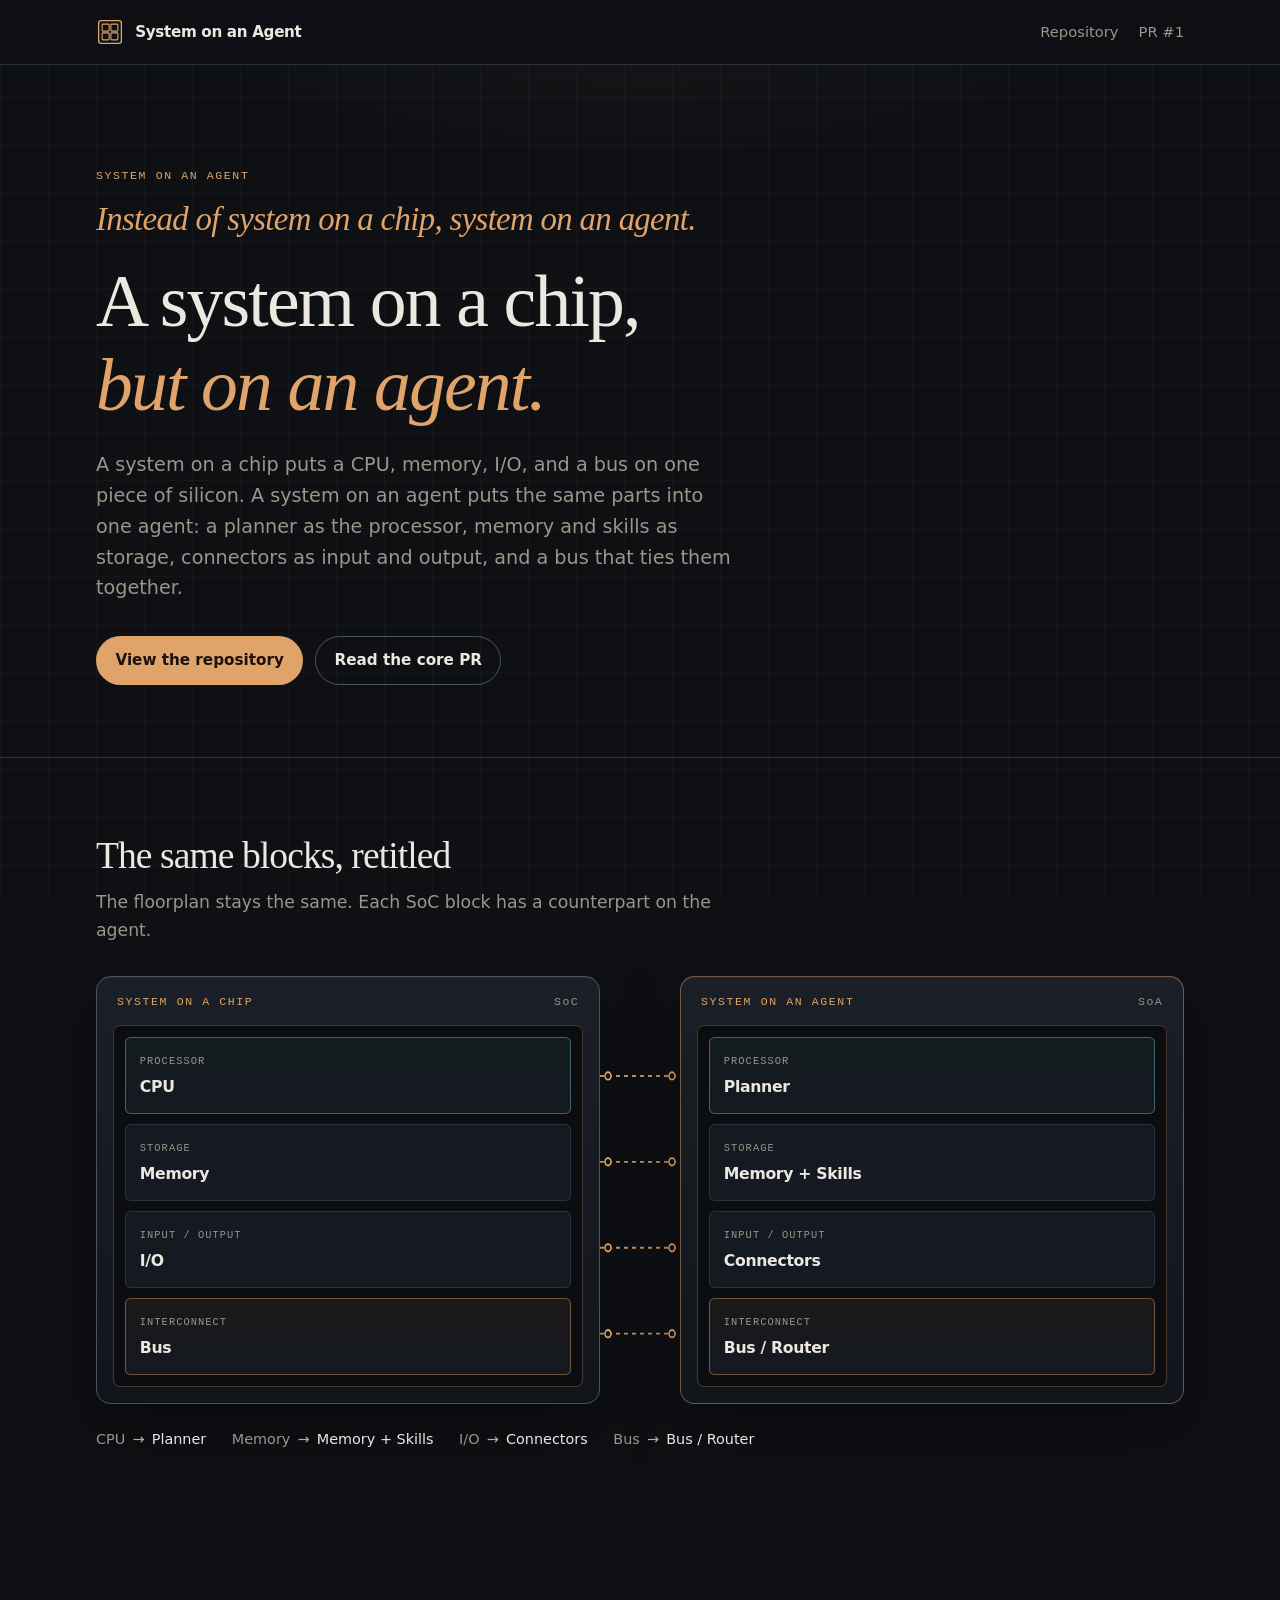
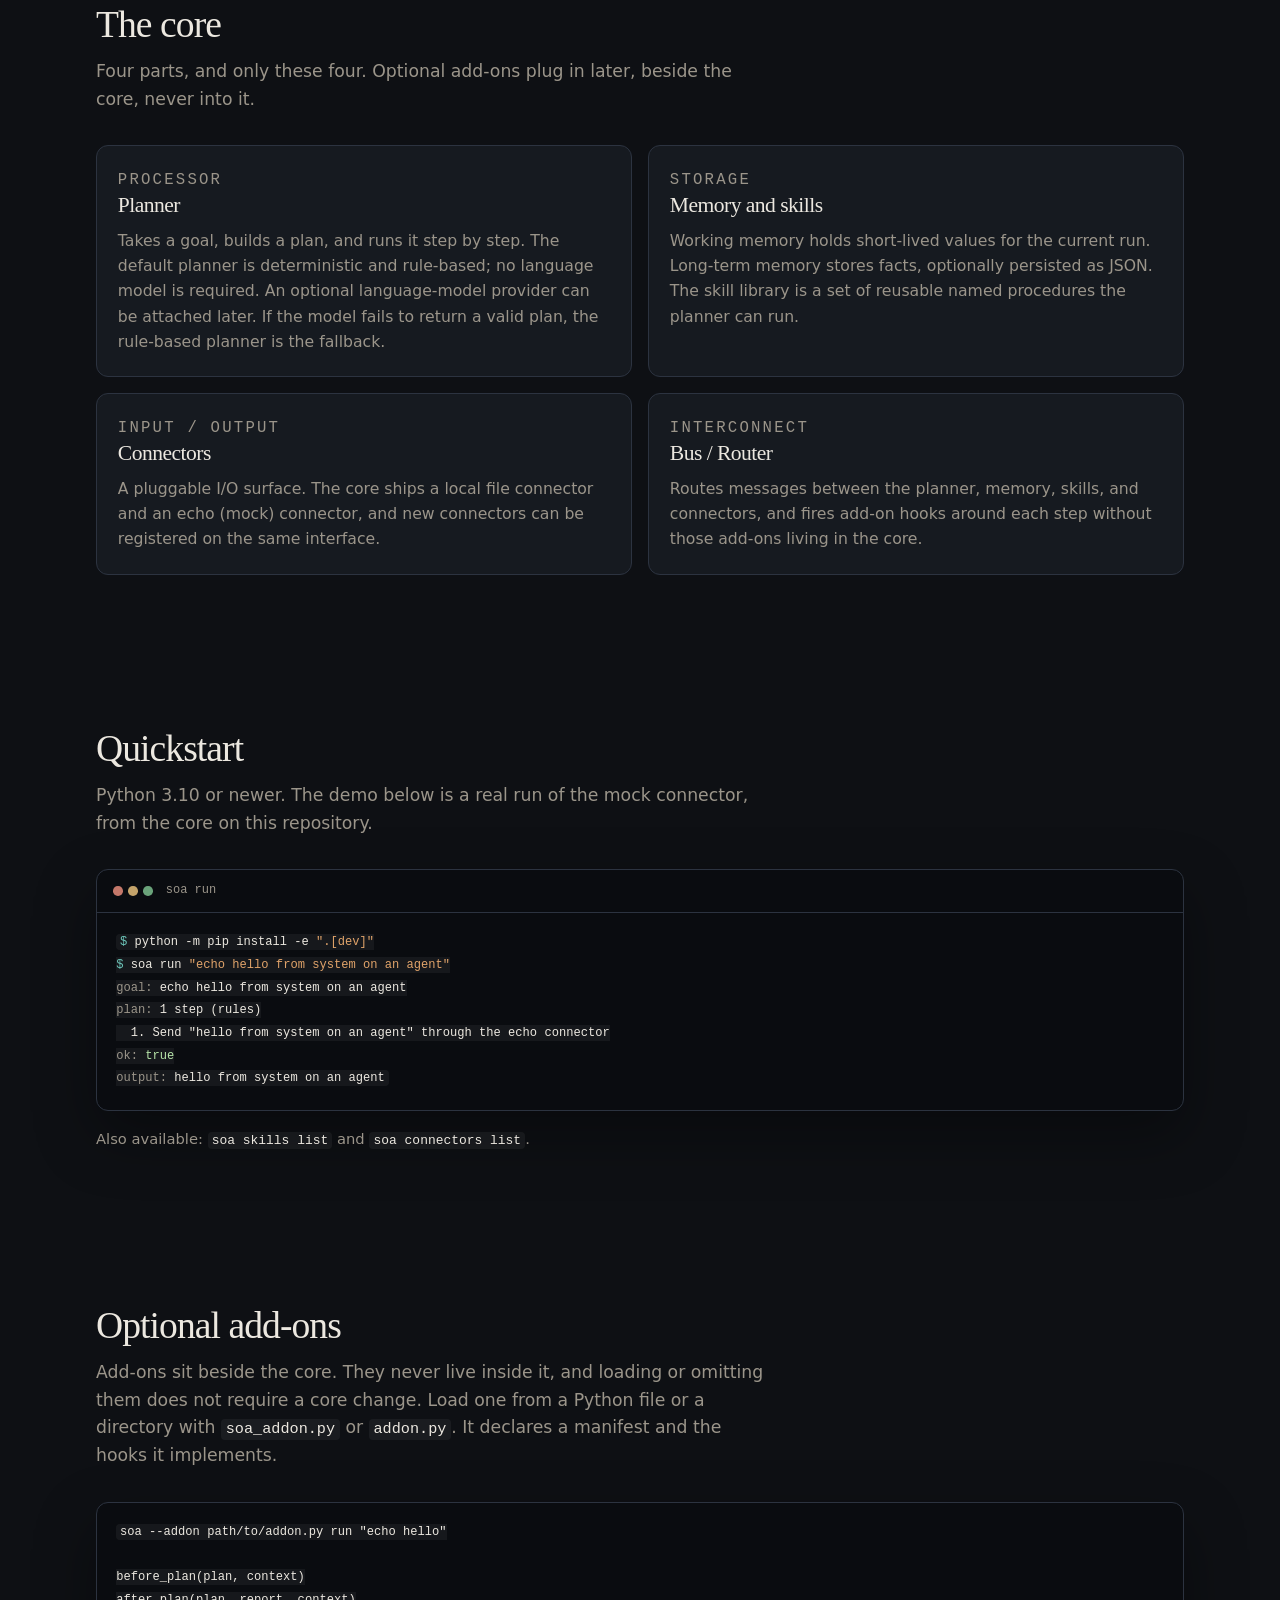
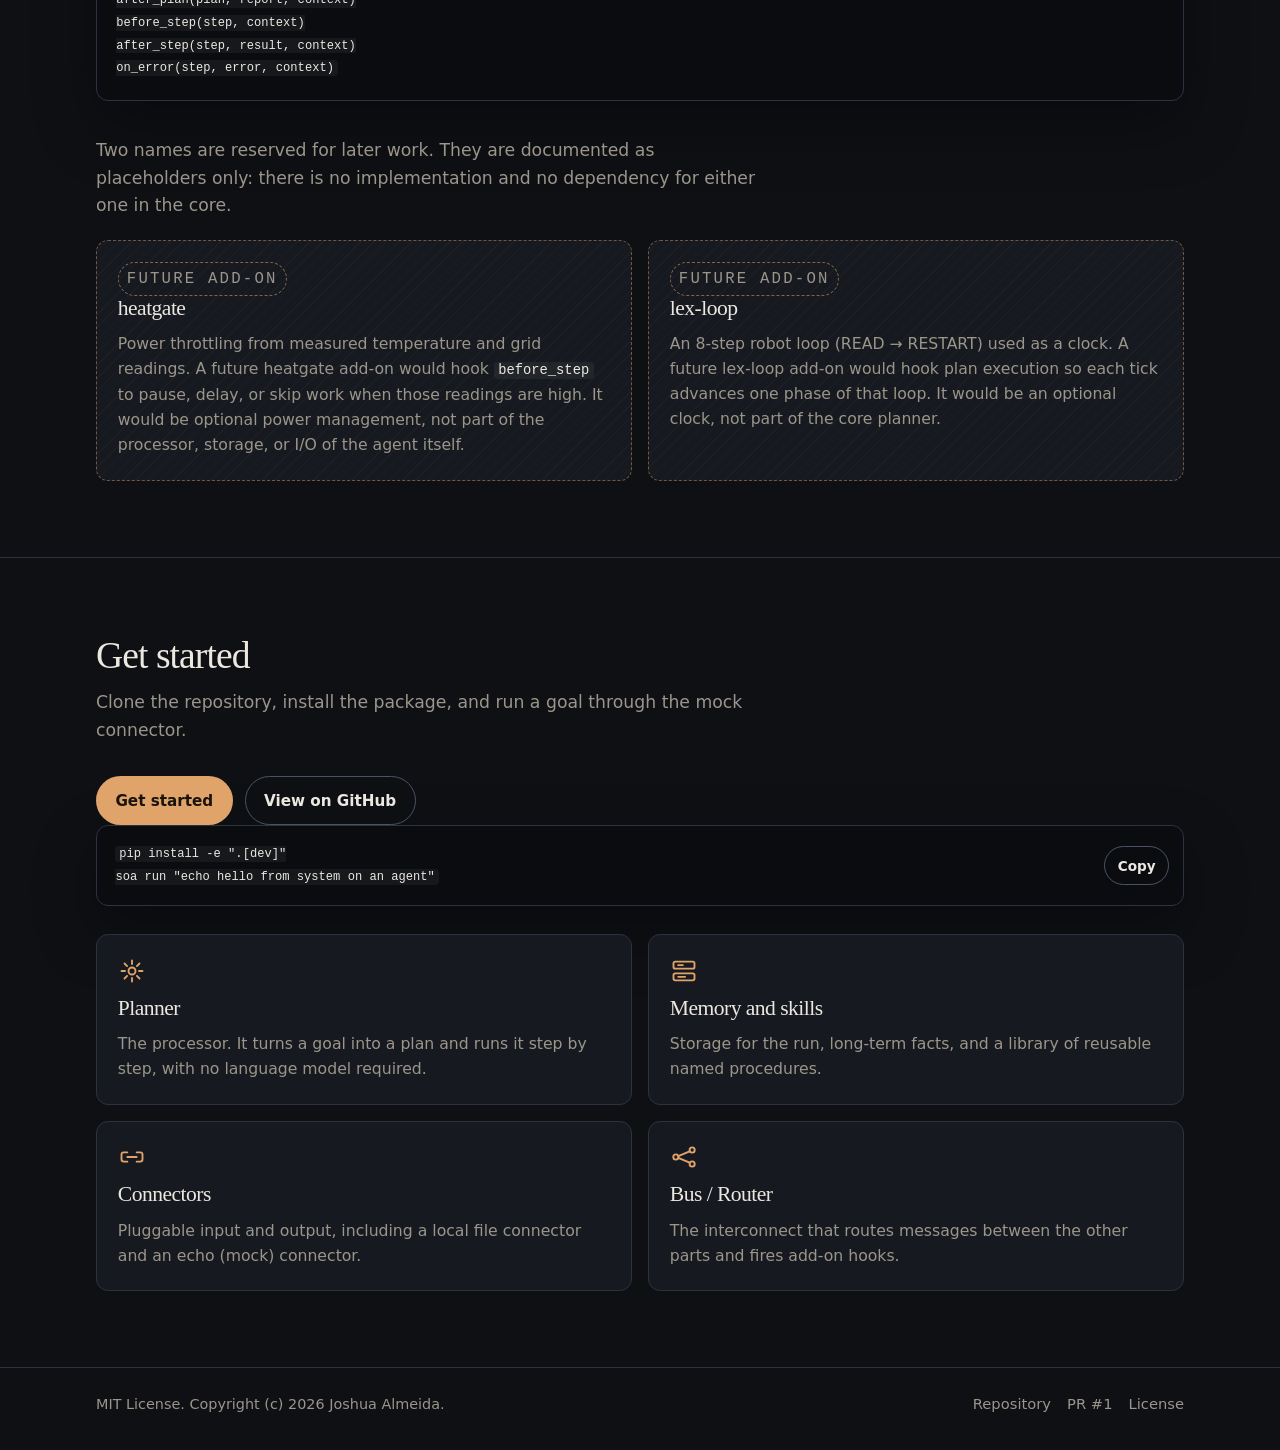
<file: site/index.html>
<!DOCTYPE html>
<html lang="en">
<head>
  <meta charset="utf-8">
  <meta name="viewport" content="width=device-width, initial-scale=1">
  <title>System on an Agent</title>
  <meta name="description" content="A system on a chip, but on an agent. Planner as the processor, memory and skills as storage, connectors as input and output, and a bus connecting them.">
  <meta name="color-scheme" content="dark">
  <meta name="theme-color" content="#0e1014">
  <meta property="og:title" content="System on an Agent">
  <meta property="og:description" content="A system on a chip, but on an agent.">
  <meta property="og:type" content="website">
  <meta property="og:url" content="https://fitzyracing1.github.io/system-on-an-agent-landing/">
  <link rel="icon" href="favicon.svg" type="image/svg+xml">
  <link rel="stylesheet" href="styles.css">
</head>
<body>
  <a class="skip" href="#main">Skip to content</a>

  <header class="site-header">
    <div class="wrap bar">
      <a class="brand" href="./" aria-label="System on an Agent home">
        <span class="brand-mark" aria-hidden="true">
          <svg viewBox="0 0 32 32" width="28" height="28">
            <rect x="3" y="3" width="26" height="26" rx="3" fill="none" stroke="currentColor" stroke-width="1.5"/>
            <rect x="7" y="7" width="8" height="8" rx="1" fill="none" stroke="currentColor" stroke-width="1.25"/>
            <rect x="17" y="7" width="8" height="8" rx="1" fill="none" stroke="currentColor" stroke-width="1.25"/>
            <rect x="7" y="17" width="8" height="8" rx="1" fill="none" stroke="currentColor" stroke-width="1.25"/>
            <rect x="17" y="17" width="8" height="8" rx="1" fill="none" stroke="currentColor" stroke-width="1.25"/>
          </svg>
        </span>
        <span class="brand-name">System on an Agent</span>
      </a>
      <nav class="nav" aria-label="Primary">
        <a href="https://github.com/fitzyracing1/system-on-an-agent">Repository</a>
        <a href="https://github.com/fitzyracing1/system-on-an-agent/pull/1">PR #1</a>
      </nav>
    </div>
  </header>

  <main id="main">
    <section class="hero">
      <div class="wrap">
        <p class="eyebrow">System on an Agent</p>
        <p class="hero-line">Instead of system on a chip, system on an agent.</p>
        <h1>
          A system on a chip,<br>
          <em>but on an agent.</em>
        </h1>
        <p class="lede">
          A system on a chip puts a CPU, memory, I/O, and a bus on one piece of silicon.
          A system on an agent puts the same parts into one agent: a planner as the processor,
          memory and skills as storage, connectors as input and output, and a bus that ties them together.
        </p>
        <p class="cta">
          <a class="btn btn-primary" href="https://github.com/fitzyracing1/system-on-an-agent">View the repository</a>
          <a class="btn btn-ghost" href="https://github.com/fitzyracing1/system-on-an-agent/pull/1">Read the core PR</a>
        </p>
      </div>
    </section>

    <section class="mapping" id="mapping" aria-labelledby="mapping-title">
      <div class="wrap">
        <h2 id="mapping-title">The same blocks, retitled</h2>
        <p class="section-lede">
          The floorplan stays the same. Each SoC block has a counterpart on the agent.
        </p>

        <figure class="dies" aria-describedby="mapping-legend">
          <figcaption class="visually-hidden">
            Mapping from a system on a chip to a system on an agent:
            CPU to planner, memory to memory and skills, I/O to connectors, and bus to bus or router.
          </figcaption>

          <article class="package" aria-label="System on a Chip">
            <header class="package-head">
              <span class="package-kicker">System on a Chip</span>
              <span class="package-id">SoC</span>
            </header>
            <div class="die" role="group" aria-label="SoC floorplan">
              <div class="block" data-key="cpu">
                <span class="block-role">Processor</span>
                <strong>CPU</strong>
              </div>
              <div class="block" data-key="mem">
                <span class="block-role">Storage</span>
                <strong>Memory</strong>
              </div>
              <div class="block" data-key="io">
                <span class="block-role">Input / output</span>
                <strong>I/O</strong>
              </div>
              <div class="block" data-key="bus">
                <span class="block-role">Interconnect</span>
                <strong>Bus</strong>
              </div>
            </div>
          </article>

          <div class="traces" aria-hidden="true">
            <svg viewBox="0 0 80 280" preserveAspectRatio="none" focusable="false">
              <path d="M0 35 H32 C44 35 36 35 48 35 H80" />
              <path d="M0 105 H32 C44 105 36 105 48 105 H80" />
              <path d="M0 175 H32 C44 175 36 175 48 175 H80" />
              <path d="M0 245 H32 C44 245 36 245 48 245 H80" />
              <circle cx="8" cy="35" r="3" />
              <circle cx="8" cy="105" r="3" />
              <circle cx="8" cy="175" r="3" />
              <circle cx="8" cy="245" r="3" />
              <circle cx="72" cy="35" r="3" />
              <circle cx="72" cy="105" r="3" />
              <circle cx="72" cy="175" r="3" />
              <circle cx="72" cy="245" r="3" />
            </svg>
          </div>

          <article class="package package-soa" aria-label="System on an Agent">
            <header class="package-head">
              <span class="package-kicker">System on an Agent</span>
              <span class="package-id">SoA</span>
            </header>
            <div class="die" role="group" aria-label="SoA floorplan">
              <div class="block" data-key="cpu">
                <span class="block-role">Processor</span>
                <strong>Planner</strong>
              </div>
              <div class="block" data-key="mem">
                <span class="block-role">Storage</span>
                <strong>Memory + Skills</strong>
              </div>
              <div class="block" data-key="io">
                <span class="block-role">Input / output</span>
                <strong>Connectors</strong>
              </div>
              <div class="block" data-key="bus">
                <span class="block-role">Interconnect</span>
                <strong>Bus / Router</strong>
              </div>
            </div>
          </article>
        </figure>

        <ul class="legend" id="mapping-legend">
          <li><span>CPU</span><span class="arrow" aria-hidden="true">→</span><span>Planner</span></li>
          <li><span>Memory</span><span class="arrow" aria-hidden="true">→</span><span>Memory + Skills</span></li>
          <li><span>I/O</span><span class="arrow" aria-hidden="true">→</span><span>Connectors</span></li>
          <li><span>Bus</span><span class="arrow" aria-hidden="true">→</span><span>Bus / Router</span></li>
        </ul>
      </div>
    </section>

    <section class="core" id="core" aria-labelledby="core-title">
      <div class="wrap">
        <h2 id="core-title">The core</h2>
        <p class="section-lede">
          Four parts, and only these four. Optional add-ons plug in later, beside the core, never into it.
        </p>
        <div class="cards">
          <article class="card">
            <p class="card-kicker">Processor</p>
            <h3>Planner</h3>
            <p>
              Takes a goal, builds a plan, and runs it step by step. The default planner is
              deterministic and rule-based; no language model is required. An optional
              language-model provider can be attached later. If the model fails to return a
              valid plan, the rule-based planner is the fallback.
            </p>
          </article>
          <article class="card">
            <p class="card-kicker">Storage</p>
            <h3>Memory and skills</h3>
            <p>
              Working memory holds short-lived values for the current run. Long-term memory
              stores facts, optionally persisted as JSON. The skill library is a set of
              reusable named procedures the planner can run.
            </p>
          </article>
          <article class="card">
            <p class="card-kicker">Input / output</p>
            <h3>Connectors</h3>
            <p>
              A pluggable I/O surface. The core ships a local file connector and an echo
              (mock) connector, and new connectors can be registered on the same interface.
            </p>
          </article>
          <article class="card">
            <p class="card-kicker">Interconnect</p>
            <h3>Bus / Router</h3>
            <p>
              Routes messages between the planner, memory, skills, and connectors, and fires
              add-on hooks around each step without those add-ons living in the core.
            </p>
          </article>
        </div>
      </div>
    </section>

    <section class="quickstart" id="quickstart" aria-labelledby="quickstart-title">
      <div class="wrap">
        <h2 id="quickstart-title">Quickstart</h2>
        <p class="section-lede">
          Python 3.10 or newer. The demo below is a real run of the mock connector,
          from the core on this repository.
        </p>
        <figure class="terminal">
          <figcaption>
            <span class="traffic" aria-hidden="true"><i></i><i></i><i></i></span>
            <span>soa run</span>
          </figcaption>
          <pre><code><span class="prompt">$</span> python -m pip install -e <span class="str">".[dev]"</span>
<span class="prompt">$</span> soa run <span class="str">"echo hello from system on an agent"</span>
<span class="key">goal:</span> echo hello from system on an agent
<span class="key">plan:</span> 1 step (rules)
  1. Send "hello from system on an agent" through the echo connector
<span class="key">ok:</span> <span class="ok">true</span>
<span class="key">output:</span> hello from system on an agent</code></pre>
        </figure>
        <p class="fine">
          Also available: <code>soa skills list</code> and <code>soa connectors list</code>.
        </p>
      </div>
    </section>

    <section class="addons" id="addons" aria-labelledby="addons-title">
      <div class="wrap">
        <h2 id="addons-title">Optional add-ons</h2>
        <p class="section-lede">
          Add-ons sit beside the core. They never live inside it, and loading or omitting
          them does not require a core change. Load one from a Python file or a directory
          with <code>soa_addon.py</code> or <code>addon.py</code>. It declares a manifest
          and the hooks it implements.
        </p>
        <pre class="hooks" tabindex="0"><code>soa --addon path/to/addon.py run "echo hello"

before_plan(plan, context)
after_plan(plan, report, context)
before_step(step, context)
after_step(step, result, context)
on_error(step, error, context)</code></pre>
        <p class="section-lede slots-intro">
          Two names are reserved for later work. They are documented as placeholders only:
          there is no implementation and no dependency for either one in the core.
        </p>
        <div class="slots">
          <article class="slot">
            <p class="slot-badge">Future add-on</p>
            <h3>heatgate</h3>
            <p>
              Power throttling from measured temperature and grid readings. A future
              heatgate add-on would hook <code>before_step</code> to pause, delay, or skip
              work when those readings are high. It would be optional power management,
              not part of the processor, storage, or I/O of the agent itself.
            </p>
          </article>
          <article class="slot">
            <p class="slot-badge">Future add-on</p>
            <h3>lex-loop</h3>
            <p>
              An 8-step robot loop (READ → RESTART) used as a clock. A future lex-loop
              add-on would hook plan execution so each tick advances one phase of that
              loop. It would be an optional clock, not part of the core planner.
            </p>
          </article>
        </div>
      </div>
    </section>

    <section class="start" id="install" aria-labelledby="install-title">
      <div class="wrap">
        <h2 id="install-title">Get started</h2>
        <p class="section-lede">
          Clone the repository, install the package, and run a goal through the mock connector.
        </p>
        <p class="cta">
          <a class="btn btn-primary" href="#quickstart">Get started</a>
          <a class="btn btn-ghost" href="https://github.com/fitzyracing1/system-on-an-agent">View on GitHub</a>
        </p>
        <div class="install-bar" id="install-command">
          <pre><code>pip install -e ".[dev]"
soa run "echo hello from system on an agent"</code></pre>
          <button type="button" class="copy-btn" data-copy="pip install -e &quot;.[dev]&quot;&#10;soa run &quot;echo hello from system on an agent&quot;">Copy</button>
        </div>
        <div class="icon-cards">
          <article class="card icon-card">
            <span class="icon" aria-hidden="true">
              <svg viewBox="0 0 24 24" width="28" height="28" fill="none" stroke="currentColor" stroke-width="1.6" stroke-linecap="round" stroke-linejoin="round">
                <circle cx="12" cy="12" r="3"/>
                <path d="M12 3v3M12 18v3M3 12h3M18 12h3M5.6 5.6l2.2 2.2M16.2 16.2l2.2 2.2M18.4 5.6l-2.2 2.2M7.8 16.2l-2.2 2.2"/>
              </svg>
            </span>
            <h3>Planner</h3>
            <p>The processor. It turns a goal into a plan and runs it step by step, with no language model required.</p>
          </article>
          <article class="card icon-card">
            <span class="icon" aria-hidden="true">
              <svg viewBox="0 0 24 24" width="28" height="28" fill="none" stroke="currentColor" stroke-width="1.6" stroke-linecap="round" stroke-linejoin="round">
                <rect x="3" y="4" width="18" height="6" rx="1.5"/>
                <rect x="3" y="14" width="18" height="6" rx="1.5"/>
                <path d="M7 7h4M7 17h6"/>
              </svg>
            </span>
            <h3>Memory and skills</h3>
            <p>Storage for the run, long-term facts, and a library of reusable named procedures.</p>
          </article>
          <article class="card icon-card">
            <span class="icon" aria-hidden="true">
              <svg viewBox="0 0 24 24" width="28" height="28" fill="none" stroke="currentColor" stroke-width="1.6" stroke-linecap="round" stroke-linejoin="round">
                <path d="M8 8H5a2 2 0 0 0-2 2v4a2 2 0 0 0 2 2h3"/>
                <path d="M16 8h3a2 2 0 0 1 2 2v4a2 2 0 0 1-2 2h-3"/>
                <path d="M8 12h8"/>
              </svg>
            </span>
            <h3>Connectors</h3>
            <p>Pluggable input and output, including a local file connector and an echo (mock) connector.</p>
          </article>
          <article class="card icon-card">
            <span class="icon" aria-hidden="true">
              <svg viewBox="0 0 24 24" width="28" height="28" fill="none" stroke="currentColor" stroke-width="1.6" stroke-linecap="round" stroke-linejoin="round">
                <circle cx="5" cy="12" r="2.2"/>
                <circle cx="19" cy="6" r="2.2"/>
                <circle cx="19" cy="18" r="2.2"/>
                <path d="M7.1 11.2 16.8 7.2M7.1 12.8 16.8 16.8"/>
              </svg>
            </span>
            <h3>Bus / Router</h3>
            <p>The interconnect that routes messages between the other parts and fires add-on hooks.</p>
          </article>
        </div>
      </div>
    </section>
  </main>

  <footer class="site-footer">
    <div class="wrap bar">
      <p>MIT License. Copyright (c) 2026 Joshua Almeida.</p>
      <p class="footer-links">
        <a href="https://github.com/fitzyracing1/system-on-an-agent">Repository</a>
        <a href="https://github.com/fitzyracing1/system-on-an-agent/pull/1">PR #1</a>
        <a href="https://github.com/fitzyracing1/system-on-an-agent/blob/main/LICENSE">License</a>
      </p>
    </div>
  </footer>

  <script>
    (function () {
      document.querySelectorAll(".copy-btn").forEach(function (btn) {
        btn.addEventListener("click", function () {
          var text = btn.getAttribute("data-copy") || "";
          function done() {
            var prior = btn.textContent;
            btn.textContent = "Copied";
            window.setTimeout(function () { btn.textContent = prior; }, 1600);
          }
          if (navigator.clipboard && navigator.clipboard.writeText) {
            navigator.clipboard.writeText(text).then(done).catch(fallback);
          } else {
            fallback();
          }
          function fallback() {
            var field = document.createElement("textarea");
            field.value = text;
            field.setAttribute("readonly", "");
            field.style.position = "fixed";
            field.style.left = "-9999px";
            document.body.appendChild(field);
            field.select();
            try { document.execCommand("copy"); done(); } catch (err) {}
            document.body.removeChild(field);
          }
        });
      });
    })();
  </script>
</body>

</html>
</file>
<file: site/styles.css>
/* System on an Agent — static landing site. No framework, no JS. */

:root {
  --bg: #0e1014;
  --bg-elev: #161a20;
  --bg-soft: #1b2028;
  --line: #2c3340;
  --line-strong: #4a5364;
  --text: #ece8e0;
  --muted: #9b958a;
  --copper: #e0a36a;
  --copper-dim: rgba(224, 163, 106, 0.18);
  --teal: #6cc4b8;
  --teal-dim: rgba(108, 196, 184, 0.16);
  --ok: #b6e3a8;
  --shadow: 0 24px 60px rgba(0, 0, 0, 0.35);
  --sans: ui-sans-serif, system-ui, -apple-system, "Segoe UI", Roboto, Helvetica, Arial, sans-serif;
  --serif: "Iowan Old Style", "Palatino Linotype", Palatino, "Book Antiqua", Georgia, serif;
  --mono: ui-monospace, "SF Mono", "Cascadia Code", "JetBrains Mono", Menlo, Consolas, monospace;
  --wrap: 68rem;
  --space: clamp(1.25rem, 4vw, 2.25rem);
  --radius: 0.75rem;
}

*,
*::before,
*::after {
  box-sizing: border-box;
}

html {
  color-scheme: dark;
  scroll-behavior: smooth;
}

body {
  margin: 0;
  min-height: 100vh;
  font-family: var(--sans);
  font-size: 1.0625rem;
  line-height: 1.6;
  color: var(--text);
  background-color: var(--bg);
  background-image:
    radial-gradient(ellipse 80% 50% at 50% -10%, rgba(224, 163, 106, 0.08), transparent 55%),
    linear-gradient(to right, rgba(255, 255, 255, 0.025) 1px, transparent 1px),
    linear-gradient(to bottom, rgba(255, 255, 255, 0.025) 1px, transparent 1px);
  background-size: auto, 48px 48px, 48px 48px;
  background-attachment: fixed;
}

img,
svg {
  max-width: 100%;
  display: block;
}

a {
  color: var(--copper);
  text-decoration-thickness: 1px;
  text-underline-offset: 0.18em;
}

a:hover {
  color: var(--text);
}

a:focus-visible,
button:focus-visible,
.hooks:focus-visible {
  outline: 2px solid var(--teal);
  outline-offset: 3px;
}

.skip {
  position: absolute;
  left: 1rem;
  top: -4rem;
  z-index: 20;
  padding: 0.5rem 0.75rem;
  background: var(--bg-elev);
  color: var(--text);
}

.skip:focus {
  top: 1rem;
}

.wrap {
  width: min(var(--wrap), calc(100% - 2 * var(--space)));
  margin-inline: auto;
}

.bar {
  display: flex;
  align-items: center;
  justify-content: space-between;
  gap: 1rem;
  flex-wrap: wrap;
}

.visually-hidden {
  position: absolute;
  width: 1px;
  height: 1px;
  padding: 0;
  margin: -1px;
  overflow: hidden;
  clip: rect(0, 0, 0, 0);
  white-space: nowrap;
  border: 0;
}

/* Header */

.site-header {
  position: sticky;
  top: 0;
  z-index: 10;
  border-bottom: 1px solid var(--line);
  background: rgba(14, 16, 20, 0.86);
  backdrop-filter: blur(12px);
}

.site-header .bar {
  min-height: 4rem;
}

.brand {
  display: inline-flex;
  align-items: center;
  gap: 0.7rem;
  color: var(--text);
  text-decoration: none;
  font-weight: 600;
  letter-spacing: -0.02em;
}

.brand-mark {
  color: var(--copper);
  flex: none;
}

.brand-name {
  font-size: 0.95rem;
}

.nav {
  display: flex;
  gap: 1.25rem;
}

.nav a,
.footer-links a {
  color: var(--muted);
  text-decoration: none;
  font-size: 0.92rem;
}

.nav a:hover,
.footer-links a:hover {
  color: var(--text);
}

/* Hero */

.hero {
  padding: clamp(3rem, 8vw, 6.5rem) 0 clamp(2.5rem, 6vw, 4.5rem);
}

.eyebrow,
.card-kicker,
.package-kicker,
.slot-badge {
  margin: 0 0 0.85rem;
  font-family: var(--mono);
  font-size: 0.72rem;
  font-weight: 500;
  letter-spacing: 0.14em;
  text-transform: uppercase;
  color: var(--copper);
}

h1,
h2,
h3 {
  font-family: var(--serif);
  font-weight: 500;
  letter-spacing: -0.025em;
  line-height: 1.15;
}

h1 {
  margin: 0 0 1.4rem;
  font-size: clamp(2.35rem, 7vw, 4.6rem);
  font-style: normal;
}

h1 em {
  font-style: italic;
  color: var(--copper);
}

h2 {
  margin: 0 0 0.75rem;
  font-size: clamp(1.7rem, 3.4vw, 2.35rem);
}

h3 {
  margin: 0 0 0.65rem;
  font-size: 1.35rem;
}

.lede,
.section-lede {
  margin: 0;
  max-width: 42rem;
  color: var(--muted);
  font-size: 1.08rem;
}

.hero .lede {
  max-width: 40rem;
  font-size: clamp(1.05rem, 2vw, 1.2rem);
}

.cta {
  display: flex;
  flex-wrap: wrap;
  gap: 0.75rem;
  margin: 2rem 0 0;
}

.btn {
  display: inline-flex;
  align-items: center;
  justify-content: center;
  padding: 0.7rem 1.15rem;
  border-radius: 999px;
  font-size: 0.95rem;
  font-weight: 600;
  text-decoration: none;
  border: 1px solid transparent;
  min-height: 2.75rem;
}

.btn-primary {
  background: var(--copper);
  color: #1a120c;
}

.btn-primary:hover {
  background: #f0bb86;
  color: #1a120c;
}

.btn-ghost {
  background: transparent;
  color: var(--text);
  border-color: var(--line-strong);
}

.btn-ghost:hover {
  background: var(--bg-elev);
  color: var(--text);
}

/* Mapping / dies */

.mapping,
.core,
.quickstart,
.addons {
  padding: clamp(2.5rem, 6vw, 4.75rem) 0;
}

.mapping {
  border-top: 1px solid var(--line);
}

.section-lede {
  margin-bottom: 2rem;
}

.dies {
  display: grid;
  grid-template-columns: 1fr;
  gap: 0.75rem;
  margin: 0;
}

.package {
  background: linear-gradient(180deg, #1a1f28 0%, #12151b 100%);
  border: 1px solid var(--line-strong);
  border-radius: 0.9rem;
  box-shadow: var(--shadow), inset 0 1px 0 rgba(255, 255, 255, 0.05);
  padding: 1rem;
}

.package-soa {
  border-color: rgba(224, 163, 106, 0.45);
}

.package-head {
  display: flex;
  align-items: baseline;
  justify-content: space-between;
  gap: 1rem;
  margin-bottom: 0.85rem;
  padding: 0 0.25rem;
}

.package-kicker {
  margin: 0;
}

.package-id {
  font-family: var(--mono);
  font-size: 0.72rem;
  letter-spacing: 0.12em;
  color: var(--muted);
}

.die {
  display: grid;
  grid-template-columns: 1fr 1fr;
  gap: 0.65rem;
  padding: 0.7rem;
  border-radius: 0.45rem;
  background: #0b0d11;
  border: 1px solid rgba(224, 163, 106, 0.28);
}

.block {
  padding: 0.9rem 0.85rem 0.85rem;
  border: 1px solid var(--line);
  border-radius: 0.35rem;
  background: #151922;
  min-height: 5.2rem;
}

.block[data-key="cpu"] {
  border-color: rgba(108, 196, 184, 0.45);
  background: linear-gradient(180deg, rgba(108, 196, 184, 0.09), #151922);
}

.block[data-key="bus"] {
  border-color: rgba(224, 163, 106, 0.45);
  background: linear-gradient(180deg, rgba(224, 163, 106, 0.08), #151922);
}

.block-role {
  display: block;
  margin-bottom: 0.3rem;
  font-family: var(--mono);
  font-size: 0.65rem;
  letter-spacing: 0.1em;
  text-transform: uppercase;
  color: var(--muted);
}

.block strong {
  display: block;
  font-family: var(--sans);
  font-size: 0.98rem;
  font-weight: 650;
  letter-spacing: -0.02em;
}

.traces {
  display: none;
}

.legend {
  list-style: none;
  margin: 1.5rem 0 0;
  padding: 0;
  display: flex;
  flex-wrap: wrap;
  gap: 0.7rem 1.6rem;
}

.legend li {
  display: inline-flex;
  align-items: center;
  gap: 0.45rem;
  font-size: 0.9rem;
  color: var(--muted);
}

.legend li span:last-child {
  color: var(--text);
}

.legend .arrow {
  color: var(--copper);
}

/* Core cards */

.cards {
  display: grid;
  grid-template-columns: 1fr;
  gap: 1rem;
}

.card {
  padding: 1.35rem 1.3rem 1.4rem;
  background: var(--bg-elev);
  border: 1px solid var(--line);
  border-radius: var(--radius);
}

.card p,
.slot p {
  margin: 0;
  color: var(--muted);
  font-size: 0.98rem;
}

code {
  font-family: var(--mono);
  font-size: 0.88em;
  color: var(--text);
  background: rgba(255, 255, 255, 0.05);
  padding: 0.08em 0.32em;
  border-radius: 0.25rem;
  overflow-wrap: anywhere;
}

/* Terminal */

.terminal,
.hooks {
  margin: 0;
  background: #0a0c10;
  border: 1px solid var(--line);
  border-radius: var(--radius);
  box-shadow: var(--shadow);
  overflow: auto;
}

.terminal figcaption {
  display: flex;
  align-items: center;
  gap: 0.8rem;
  padding: 0.7rem 1rem;
  border-bottom: 1px solid var(--line);
  color: var(--muted);
  font-family: var(--mono);
  font-size: 0.75rem;
}

.traffic {
  display: inline-flex;
  gap: 0.35rem;
}

.traffic i {
  width: 0.6rem;
  height: 0.6rem;
  border-radius: 50%;
  background: #3a414d;
}

.traffic i:nth-child(1) { background: #c4786a; }
.traffic i:nth-child(2) { background: #c4a36a; }
.traffic i:nth-child(3) { background: #6aa37a; }

.terminal pre,
.hooks {
  margin: 0;
  padding: 1.15rem 1.2rem 1.25rem;
  font-family: var(--mono);
  font-size: clamp(0.72rem, 2.4vw, 0.86rem);
  line-height: 1.65;
  color: var(--text);
  white-space: pre;
}

.terminal .prompt {
  color: var(--teal);
  user-select: none;
}

.terminal .str {
  color: var(--copper);
}

.terminal .key {
  color: var(--muted);
}

.terminal .ok {
  color: var(--ok);
}

.fine {
  margin: 1rem 0 0;
  color: var(--muted);
  font-size: 0.92rem;
}

/* Add-ons */

.hooks {
  margin-bottom: 2.25rem;
  color: #d7d2c8;
}

.slots-intro {
  margin-bottom: 1.25rem;
}

.slots {
  display: grid;
  grid-template-columns: 1fr;
  gap: 1rem;
}

.slot {
  padding: 1.35rem 1.3rem 1.4rem;
  border-radius: var(--radius);
  border: 1px dashed rgba(224, 163, 106, 0.45);
  background:
    repeating-linear-gradient(
      -45deg,
      transparent,
      transparent 8px,
      rgba(224, 163, 106, 0.035) 8px,
      rgba(224, 163, 106, 0.035) 9px
    ),
    var(--bg-elev);
}

.slot-badge {
  display: inline-block;
  margin-bottom: 0.7rem;
  padding: 0.2rem 0.5rem;
  border: 1px dashed rgba(224, 163, 106, 0.55);
  border-radius: 999px;
  color: var(--copper);
}

/* Footer */

.site-footer {
  border-top: 1px solid var(--line);
  padding: 1.5rem 0 2rem;
  color: var(--muted);
  font-size: 0.9rem;
}

.site-footer p {
  margin: 0;
}

.footer-links {
  display: flex;
  flex-wrap: wrap;
  gap: 1rem;
}

.missing {
  padding: 6rem 0;
}

/* Responsive: tablet and up */

@media (min-width: 640px) {
  .cards,
  .slots {
    grid-template-columns: 1fr 1fr;
  }
}

@media (min-width: 900px) {
  .dies {
    grid-template-columns: 1fr 5rem 1fr;
    gap: 0;
    align-items: stretch;
  }

  .die {
    grid-template-columns: 1fr;
  }

  .block {
    min-height: 4.4rem;
  }

  .traces {
    display: block;
    align-self: stretch;
    min-height: 100%;
    padding: 3.55rem 0 1.7rem;
  }

  .traces svg {
    width: 100%;
    height: 100%;
    overflow: visible;
  }

  .traces path {
    fill: none;
    stroke: var(--copper);
    stroke-width: 1.5;
    stroke-dasharray: 4 4;
    opacity: 0.85;
  }

  .traces circle {
    fill: var(--bg);
    stroke: var(--copper);
    stroke-width: 1.5;
  }

}

@media (max-width: 399px) {
  .brand-name {
    font-size: 0.86rem;
  }

  .block {
    min-height: 0;
  }
}

@media (prefers-reduced-motion: reduce) {
  html {
    scroll-behavior: auto;
  }
}

@media (prefers-reduced-transparency: reduce) {
  .site-header {
    background: var(--bg);
    backdrop-filter: none;
  }
}

/* Added sections: the hero line and the Get started strip. Existing styles are unchanged. */

.hero-line {
  margin: 0 0 1.15rem;
  max-width: 44rem;
  font-family: var(--serif);
  font-size: clamp(1.35rem, 3.2vw, 2.05rem);
  font-style: italic;
  font-weight: 500;
  letter-spacing: -0.02em;
  line-height: 1.25;
  color: var(--copper);
}

.start {
  padding: clamp(2.5rem, 6vw, 4.75rem) 0;
  border-top: 1px solid var(--line);
}

.install-bar {
  display: flex;
  align-items: stretch;
  gap: 0.75rem;
  margin: 0 0 1.75rem;
  background: #0a0c10;
  border: 1px solid var(--line);
  border-radius: var(--radius);
  box-shadow: var(--shadow);
  overflow: hidden;
}

.install-bar pre {
  flex: 1;
  margin: 0;
  padding: 1.05rem 1.15rem;
  overflow: auto;
  font-family: var(--mono);
  font-size: clamp(0.72rem, 2.4vw, 0.86rem);
  line-height: 1.65;
  color: var(--text);
  white-space: pre;
}

.copy-btn {
  flex: none;
  align-self: center;
  margin-right: 0.85rem;
  padding: 0.45rem 0.8rem;
  border-radius: 999px;
  border: 1px solid var(--line-strong);
  background: transparent;
  color: var(--text);
  font-family: var(--sans);
  font-size: 0.85rem;
  font-weight: 600;
  min-height: 2.4rem;
  cursor: pointer;
}

.copy-btn:hover {
  background: var(--bg-elev);
}

.icon-cards {
  display: grid;
  grid-template-columns: 1fr;
  gap: 1rem;
}

.icon-card .icon {
  display: inline-flex;
  margin-bottom: 0.7rem;
  color: var(--copper);
}

@media (min-width: 640px) {
  .icon-cards {
    grid-template-columns: 1fr 1fr;
  }
}
</file>
